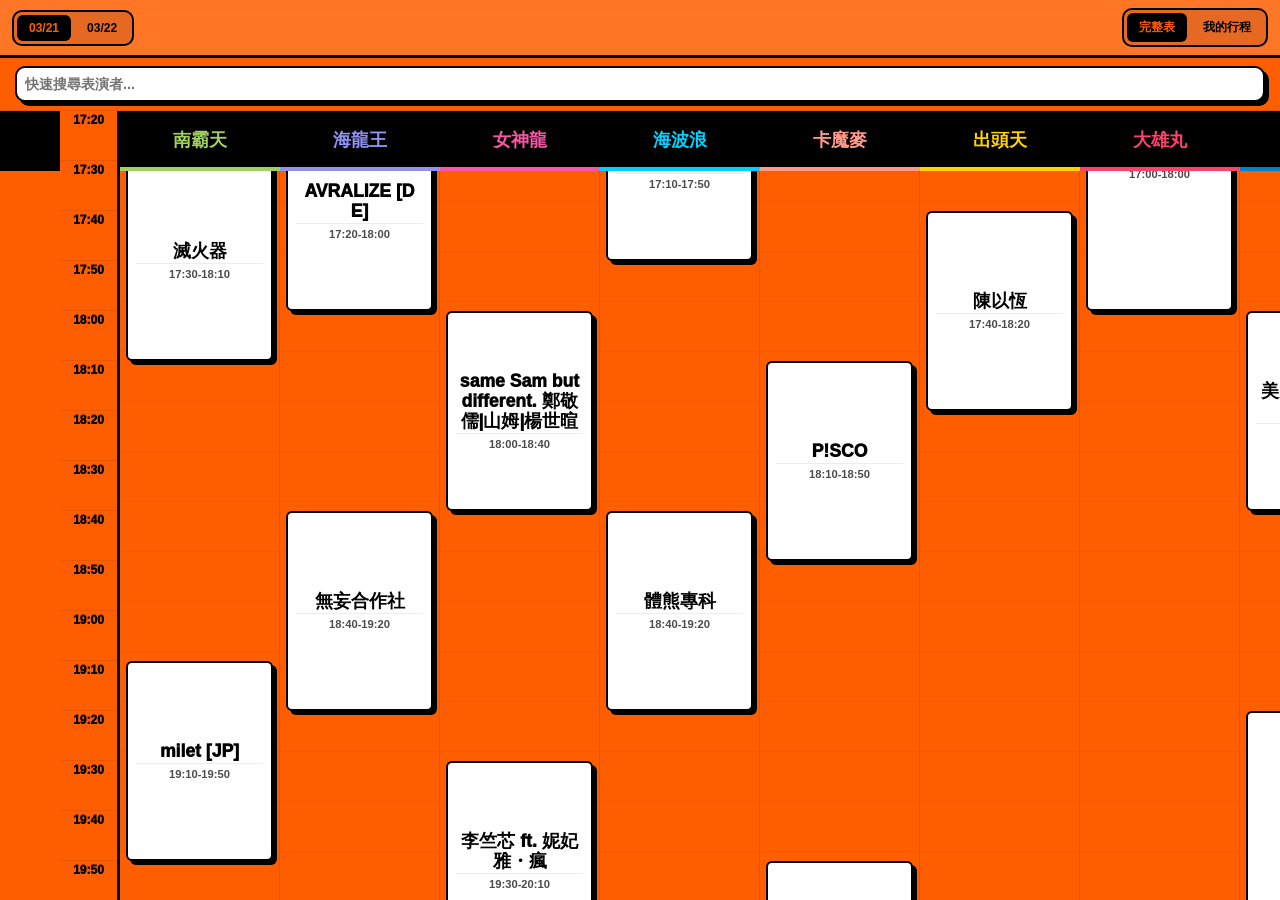
<file: megaport.html>
<!DOCTYPE html>
<html lang="zh-TW">

<head>
    <meta charset="UTF-8">
    <meta name="viewport"
        content="width=device-width, initial-scale=1.0, maximum-scale=1.0, user-scalable=no, viewport-fit=cover">
    <title>MEGAPORT 2026</title>
    <style>
        :root {
            --megaport-orange: #ff5e00;
            --megaport-orange-light: #ff7e33;
            --bg-color: var(--megaport-orange);
            --header-h: 60px;
            --cell-h: 50px;
            --stage-w: 160px;
            --time-w: 60px;

            --c-南霸天: #a2cf62;
            --c-海龍王: #9193f2;
            --c-女神龍: #f857a6;
            --c-海波浪: #00d2ff;
            --c-卡魔麥: #ff9a8b;
            --c-出頭天: #ffd200;
            --c-大雄丸: #ff416c;
            --c-藍寶石: #0082c8;
            --c-青春夢: #ffcc99;
            --c-小港祭: #8d6e63;
        }

        * {
            box-sizing: border-box;
            -webkit-tap-highlight-color: transparent;
            font-family: -apple-system, "PingFang TC", "Microsoft JhengHei", sans-serif;
        }

        body {
            margin: 0;
            background: var(--bg-color);
            color: #000;
            height: 100vh;
            display: flex;
            flex-direction: column;
            overflow: hidden;
            /* 防止 notch 區域背景色落差 */
            padding-top: env(safe-area-inset-top);
        }

        header {
            padding: 8px 12px;
            background: rgba(255, 255, 255, 0.15);
            backdrop-filter: blur(25px);
            -webkit-backdrop-filter: blur(25px);
            display: flex;
            justify-content: space-between;
            align-items: center;
            border-bottom: 3px solid #000;
            z-index: 100;
        }

        .tabs {
            display: flex;
            gap: 4px;
            background: rgba(0, 0, 0, 0.1);
            padding: 3px;
            border-radius: 10px;
            border: 2px solid #000;
        }

        .tab {
            background: transparent;
            border: none;
            padding: 6px 12px;
            color: #000;
            border-radius: 6px;
            font-weight: 900;
            font-size: 0.75rem;
            cursor: pointer;
            transition: all 0.2s;
        }

        .tab.active {
            background: #000;
            color: var(--megaport-orange);
        }

        .search-area {
            padding: 8px 15px;
            display: flex;
            gap: 10px;
            border-bottom: 1px solid rgba(0, 0, 0, 0.1);
        }

        #search {
            flex: 1;
            background: #fff;
            border: 2.5px solid #000;
            border-radius: 10px;
            padding: 8px;
            font-size: 0.9rem;
            font-weight: 800;
            outline: none;
            box-shadow: 4px 4px 0px #000;
        }

        /* Timetable Grid */
        .viewport {
            flex: 1;
            overflow: auto;
            position: relative;
            scroll-behavior: smooth;
            -webkit-overflow-scrolling: touch;
        }

        .grid {
            display: flex;
            position: relative;
            width: max-content;
            padding-bottom: 150px;
            /* 留給 FAB */
        }

        .grid.fav-mode {
            width: 100%;
            min-width: 100vw;
        }

        .time-col {
            width: var(--time-w);
            position: sticky;
            left: 0;
            background: var(--megaport-orange);
            z-index: 40;
            border-right: 3px solid #000;
        }

        .time-cell {
            height: var(--cell-h);
            font-size: 0.75rem;
            color: #000;
            font-weight: 950;
            display: flex;
            align-items: flex-start;
            justify-content: center;
            padding-top: 2px;
            border-bottom: 1px solid rgba(0, 0, 0, 0.08);
        }

        .time-corner {
            position: sticky;
            top: 0;
            left: 0;
            width: var(--time-w);
            height: var(--header-h);
            background: #000;
            z-index: 60;
            border-right: 3px solid #000;
            border-bottom: 3px solid #000;
        }

        .stage-col {
            width: var(--stage-w);
            position: relative;
            border-right: 1px solid rgba(0, 0, 0, 0.1);
            background-image: linear-gradient(rgba(0, 0, 0, 0.05) 1px, transparent 1px);
            background-size: 100% var(--cell-h);
        }

        .grid.fav-mode .stage-col {
            flex: 1;
            min-width: 0;
            border-right: none;
        }

        .stage-header {
            position: sticky;
            top: 0;
            width: var(--stage-w);
            height: var(--header-h);
            background: #000;
            color: var(--st-c);
            z-index: 50;
            display: flex;
            align-items: center;
            justify-content: center;
            font-size: 1.15rem;
            font-weight: 950;
            border-bottom: 4px solid var(--st-c);
        }

        .grid.fav-mode .stage-header {
            width: 100%;
            border-bottom-color: #fff;
        }

        /* Slots */
        .slot {
            position: absolute;
            left: 6px;
            right: 6px;
            background: #fff;
            border: 2.5px solid #000;
            border-radius: 6px;
            padding: 8px;
            font-size: 1.1rem;
            font-weight: 950;
            display: flex;
            flex-direction: column;
            justify-content: center;
            align-items: center;
            text-align: center;
            line-height: 1.15;
            z-index: 20;
            box-shadow: 4px 4px 0px #000;
            transition: all 0.2s cubic-bezier(0.175, 0.885, 0.32, 1.275);
            overflow: hidden;
            word-break: break-all;
        }

        .slot.selected {
            background: #000;
            color: #fff;
            transform: scale(1.03);
            z-index: 35;
            box-shadow: 0 8px 20px rgba(0, 0, 0, 0.4);
            border-color: #fff;
        }

        .grid.fav-mode .slot.selected {
            background: #fff !important;
            color: #000 !important;
            transform: scale(1);
            border-color: #000;
            box-shadow: 4px 4px 0px #000;
        }

        .slot.past {
            opacity: 0.3;
            filter: grayscale(1);
            background: #ddd;
            box-shadow: 2px 2px 0px rgba(0, 0, 0, 0.2);
        }

        .slot.ongoing {
            background: #000;
            color: #fff;
            border-color: #fff;
            box-shadow: 0 0 15px #fff, 8px 8px 0px #000;
            z-index: 38;
            /* 確保在現在時間線之上或靠近 */
        }

        .slot.ongoing::before {
            content: "NOW";
            position: absolute;
            top: -12px;
            right: 5px;
            font-size: 0.55rem;
            background: #f00;
            color: #fff;
            padding: 2px 5px;
            border-radius: 4px;
            animation: blink 1s infinite;
            font-weight: 950;
            border: 1px solid #000;
        }

        @keyframes blink {

            0%,
            100% {
                opacity: 1;
            }

            50% {
                opacity: 0.3;
            }
        }

        /* 剛好重疊修正樣式 */
        .grid.fav-mode .slot.selected .t {
            border-top-color: rgba(0, 0, 0, 0.1);
        }

        .slot .a {
            display: block;
            margin-bottom: 2px;
        }

        .slot .s-name {
            font-size: 0.85rem;
            font-weight: 900;
            color: var(--st-c);
            text-transform: uppercase;
            margin-bottom: 6px;
            border: 2px solid var(--st-c);
            padding: 2px 6px;
            border-radius: 4px;
            background: rgba(0, 0, 0, 0.05);
        }

        .slot .t {
            font-size: 0.7rem;
            font-weight: 800;
            opacity: 0.7;
            border-top: 1.5px solid rgba(0, 0, 0, 0.1);
            padding-top: 4px;
            width: 100%;
        }

        .slot.selected .t,
        .slot.ongoing .t {
            border-top-color: rgba(255, 255, 255, 0.3);
        }

        /* 現在時間紅線 */
        #now-line {
            position: absolute;
            left: 0;
            right: 0;
            height: 3px;
            background: #ff0000;
            z-index: 39;
            pointer-events: none;
            display: none;
            box-shadow: 0 0 10px rgba(255, 0, 0, 0.8);
        }

        #now-line::after {
            content: "NOW";
            position: absolute;
            left: var(--time-w);
            top: -10px;
            background: #f00;
            color: #fff;
            font-size: 0.6rem;
            font-weight: 950;
            padding: 2px 6px;
            border-radius: 4px;
        }

        /* Floating Scroll to Now Button */
        #jump-now {
            position: fixed;
            right: 20px;
            bottom: 90px;
            width: 50px;
            height: 50px;
            background: #000;
            color: #fff;
            border-radius: 25px;
            display: none;
            align-items: center;
            justify-content: center;
            font-size: 1.2rem;
            font-weight: 950;
            box-shadow: 0 5px 15px rgba(0, 0, 0, 0.4);
            z-index: 140;
            cursor: pointer;
            border: 2px solid #fff;
        }
    </style>
</head>

<body>

    <header>
        <div class="tabs" id="day-tabs">
            <button class="tab active" onclick="setDay('21')">03/21</button>
            <button class="tab" onclick="setDay('22')">03/22</button>
        </div>
        <div class="tabs" id="view-tabs">
            <button class="tab active" onclick="setView('grid')">完整表</button>
            <button class="tab" onclick="setView('fav')">我的行程</button>
        </div>
    </header>

    <div class="search-area" id="search-box">
        <input type="text" id="search" placeholder="快速搜尋表演者..." oninput="render()">
    </div>

    <div class="viewport" id="vp">
        <div class="grid" id="main-grid">
            <div id="now-line"></div>
            <div class="time-corner"></div>
            <div class="time-col" id="times"></div>
            <div id="stages-wrap" style="display: flex; flex: 1;"></div>
        </div>
    </div>

    <div id="jump-now" onclick="scrollToNow()">⚡</div>


    <script>
        const STAGE_ORDER = ["南霸天", "海龍王", "女神龍", "海波浪", "卡魔麥", "出頭天", "大雄丸", "藍寶石", "青春夢", "小港祭"];
        const COLORS = { "南霸天": "#a2cf62", "海龍王": "#9193f2", "女神龍": "#f857a6", "海波浪": "#00d2ff", "卡魔麥": "#ff9a8b", "出頭天": "#ffd200", "大雄丸": "#ff416c", "藍寶石": "#0082c8", "青春夢": "#ffcc99", "小港祭": "#8d6e63" };

        const START_HOUR = 12;
        const START_MIN = 30;
        const END_HOUR = 22;
        const startOffsetMin = START_HOUR * 60 + START_MIN;
        const endOffsetMin = END_HOUR * 60;

        const CELL_H = 50;
        const HEADER_H = 60;

        function minToTime(m) {
            return Math.floor(m / 60) + ":" + (m % 60).toString().padStart(2, '0');
        }
        function timeToMin(t) {
            const [h, m] = t.split(':').map(Number);
            return h * 60 + m;
        }

        const DATA = {
            "21": [
                { s: "南霸天", a: "椅子樂團", t: "12:30-13:10" }, { s: "南霸天", a: "The Birthday [JP]", t: "14:10-14:50" }, { s: "南霸天", a: "Aooo [JP]", t: "15:50-16:30" }, { s: "南霸天", a: "滅火器", t: "17:30-18:10" }, { s: "南霸天", a: "milet [JP]", t: "19:10-19:50" }, { s: "南霸天", a: "血肉果汁機 ft. 陳亞蘭", t: "21:10-21:50" },
                { s: "海龍王", a: "NEE [JP]", t: "13:10-13:50" }, { s: "海龍王", a: "jo0ji [JP]", t: "14:40-15:20" }, { s: "海龍王", a: "黑狼人肉戰車那卡西", t: "16:00-16:40" }, { s: "海龍王", a: "AVRALIZE [DE]", t: "17:20-18:00" }, { s: "海龍王", a: "無妄合作社", t: "18:40-19:20" }, { s: "海龍王", a: "Käärijä [FI]", t: "20:10-21:00" },
                { s: "女神龍", a: "海豚刑警", t: "12:30-13:10" }, { s: "女神龍", a: "漂流出口", t: "13:50-14:30" }, { s: "女神龍", a: "南瓜妮歌迷俱樂部", t: "15:10-15:50" }, { s: "女神龍", a: "the band apart [JP]", t: "16:40-17:20" }, { s: "女神龍", a: "same Sam but different. 鄭敬儒|山姆|楊世暄", t: "18:00-18:40" }, { s: "女神龍", a: "李竺芯 ft. 妮妃雅・瘋", t: "19:30-20:10" }, { s: "女神龍", a: "謝金燕", t: "21:00-21:40" },
                { s: "海波浪", a: "倒車入庫", t: "13:10-13:50" }, { s: "海波浪", a: "DSPS", t: "14:30-15:10" }, { s: "海波浪", a: "Yokkorio", t: "15:50-16:30" }, { s: "海波浪", a: "Mong Tong x XTRUX", t: "17:10-17:50" }, { s: "海波浪", a: "體熊專科", t: "18:40-19:20" }, { s: "海波浪", a: "宅邦戰隊", t: "20:10-21:40" },
                { s: "卡魔麥", a: "COLD DEW", t: "13:10-13:50" }, { s: "卡魔麥", a: "Yappy", t: "14:50-15:30" }, { s: "卡魔麥", a: "馬克", t: "16:30-17:10" }, { s: "卡魔麥", a: "P!SCO", t: "18:10-18:50" }, { s: "卡魔麥", a: "Manic Sheep", t: "19:50-20:30" },
                { s: "出頭天", a: "MoonD'shake", t: "13:40-14:10" }, { s: "出頭天", a: "LAWA ft. Angie 安吉", t: "15:00-15:40" }, { s: "出頭天", a: "憂憂 ft. 奕碩", t: "16:20-17:00" }, { s: "出頭天", a: "陳以恆", t: "17:40-18:20" },
                { s: "大雄丸", a: "何勁旻 陳冠哼", t: "13:00-14:00" }, { s: "大雄丸", a: "光頭火鳥 光頭美麗 光頭珞亦", t: "15:00-16:00" }, { s: "大雄丸", a: "曾國宏 許正泰", t: "17:00-18:00" },
                { s: "藍寶石", a: "黃雨晴", t: "14:00-14:40" }, { s: "藍寶石", a: "昭霖 & 甜吻吻", t: "15:20-16:00" }, { s: "藍寶石", a: "BBFFMF", t: "16:40-17:20" }, { s: "藍寶石", a: "美麗本人 ft. 異鄉人", t: "18:00-18:40" }, { s: "藍寶石", a: "大象體操紀錄片", t: "19:20-21:20" },
                { s: "青春夢", a: "共振效應", t: "13:20-14:00" }, { s: "青春夢", a: "帕崎拉", t: "14:40-15:20" }, { s: "青春夢", a: "MOTIF HIVE", t: "16:00-16:40" }, { s: "青春夢", a: "震樂堂", t: "17:20-18:00" }, { s: "青春夢", a: "庵心自在所", t: "18:40-19:20" },
                { s: "小港祭", a: "DJ N.OERS", t: "15:00-16:10" }, { s: "小港祭", a: "DJ GAN3DA", t: "16:10-17:20" }, { s: "小港祭", a: "DJ GTER", t: "17:20-18:40" }, { s: "小港祭", a: "DJ YU", t: "18:40-19:50" }, { s: "小港祭", a: "DJ DINDIN", t: "19:50-21:00" }
            ],
            "22": [
                { s: "南霸天", a: "結束バンド [JP]", t: "12:30-13:10" }, { s: "南霸天", a: "芒果醬", t: "14:10-14:50" }, { s: "南霸天", a: "康士坦的變化球", t: "15:50-16:30" }, { s: "南霸天", a: "怕胖團 ft. 陽帆", t: "17:30-18:10" }, { s: "南霸天", a: "拍謝少年 ft. AYUNi D", t: "19:10-19:50" }, { s: "南霸天", a: "落日飛車", t: "21:10-21:50" },
                { s: "海龍王", a: "EmptyORio", t: "13:20-14:00" }, { s: "海龍王", a: "ゲシュタルト乙女 ft. yurinasia", t: "14:40-15:20" }, { s: "海龍王", a: "隨性 ft. 婷文", t: "16:00-16:40" }, { s: "海龍王", a: "NOVELISTS [FR]", t: "17:20-18:00" }, { s: "海龍王", a: "巨大的轟鳴", t: "18:40-19:20" }, { s: "海龍王", a: "Hiromi's Sonicwonder [JP・US・FR]", t: "20:10-21:10" },
                { s: "女神龍", a: "HUSH", t: "12:40-13:20" }, { s: "女神龍", a: "TOOBOE [JP]", t: "14:00-14:40" }, { s: "女神龍", a: "Gummy B x 陳嫺靜", t: "15:20-16:00" }, { s: "女神龍", a: "當代電影大師", t: "16:40-17:20" }, { s: "女神龍", a: "鄭宜農", t: "18:00-18:40" }, { s: "女神龍", a: "BAND-MAID [JP]", t: "19:30-20:10" }, { s: "女神龍", a: "AiNA THE END [JP]", t: "21:00-21:40" },
                { s: "海波浪", a: "黃宇寒", t: "13:10-13:50" }, { s: "海波浪", a: "KINAKO & 東京中央線", t: "14:30-15:10" }, { s: "海波浪", a: "多米多羅 ft. 可凡", t: "15:50-16:30" }, { s: "海波浪", a: "FunkyMo ft. 小尾巴", t: "17:10-17:50" }, { s: "海波浪", a: "粉紅噪音", t: "18:30-19:10" }, { s: "海波浪", a: "派對超人 羅百吉 ft. 寶貝", t: "20:10-21:40" },
                { s: "卡魔麥", a: "TSS [FR]", t: "13:10-13:50" }, { s: "卡魔麥", a: "恆月三途", t: "14:50-15:30" }, { s: "卡魔麥", a: "五月五日 [KR]", t: "16:30-17:10" }, { s: "卡魔麥", a: "Infernal Chaos", t: "18:10-18:50" }, { s: "卡魔麥", a: "忘憂水", t: "19:50-20:30" },
                { s: "出頭天", a: "畫室", t: "13:40-14:20" }, { s: "出頭天", a: "薄荷葉 ft. JB", t: "15:00-15:40" }, { s: "出頭天", a: "馬尾 ft. 立長", t: "16:20-17:00" }, { s: "出頭天", a: "洪安妮", t: "17:40-18:20" },
                { s: "大雄丸", a: "呱吉|迪拉|李毅誠", t: "13:00-14:00" }, { s: "大雄丸", a: "柯家洋 阿舌", t: "15:00-16:00" }, { s: "大雄丸", a: "小堯|阿賢", t: "17:00-18:00" },
                { s: "藍寶石", a: "LEIGHT NINE", t: "14:00-14:40" }, { s: "藍寶石", a: "破地獄", t: "15:20-16:00" }, { s: "藍寶石", a: "喜劇開港", t: "16:40-17:20" }, { s: "藍寶石", a: "Plutato", t: "18:00-18:40" },
                { s: "青春夢", a: "打倒三明治", t: "13:20-14:00" }, { s: "青春夢", a: "壓滿俱樂部", t: "14:40-15:20" }, { s: "青春夢", a: "沈默紳士", t: "16:00-16:40" }, { s: "青春夢", a: "debloop", t: "17:20-18:00" }, { s: "青春夢", a: "貓膽汁", t: "18:40-19:20" },
                { s: "小港祭", a: "DJ QuestionMark", t: "15:00-16:20" }, { s: "小港祭", a: "DCIV + Lazy Habits", t: "16:20-17:00" }, { s: "小港祭", a: "Flowstrong + Dac", t: "17:00-17:40" }, { s: "小港祭", a: "BRADD + 阿法", t: "17:40-18:20" }, { s: "小港祭", a: "That's My Shhh", t: "18:20-19:40" }, { s: "小港祭", a: "DJ 賴皮", t: "19:40-21:00" }
            ]
        };

        let day = '21';
        let viewMode = 'grid';
        let favs = JSON.parse(localStorage.getItem('megaport2026_favs_vFinal') || '[]');

        function setDay(d) {
            day = d;
            const btns = document.querySelectorAll('#day-tabs .tab');
            btns[0].classList.toggle('active', d === '21');
            btns[1].classList.toggle('active', d === '22');
            render();
            syncNowIndicator();
        }

        function setView(v) {
            viewMode = v;
            const btns = document.querySelectorAll('#view-tabs .tab');
            btns[0].classList.toggle('active', v === 'grid');
            btns[1].classList.toggle('active', v === 'fav');
            document.getElementById('search-box').style.display = (v === 'fav') ? 'none' : 'flex';
            render();
            syncNowIndicator();
        }

        function render() {
            const search = document.getElementById('search').value.toLowerCase();
            const stageWrap = document.getElementById('stages-wrap');
            const timeCol = document.getElementById('times');
            const mainGrid = document.getElementById('main-grid');

            const now = new Date();
            const nowMin = now.getHours() * 60 + now.getMinutes();
            const festivalDate21 = new Date("2026-03-21T00:00:00").toDateString();
            const festivalDate22 = new Date("2026-03-22T00:00:00").toDateString();
            const isTodayFest = (day === '21' && now.toDateString() === festivalDate21) || (day === '22' && now.toDateString() === festivalDate22);

            let timeHtml = `<div style="height: ${HEADER_H}px;"></div>`;
            for (let m = startOffsetMin; m <= endOffsetMin; m += 10) {
                timeHtml += `<div class="time-cell">${minToTime(m)}</div>`;
            }
            timeCol.innerHTML = timeHtml;

            if (viewMode === 'fav') {
                mainGrid.classList.add('fav-mode');
                stageWrap.innerHTML = `<div class="stage-col" id="col-fav"><div class="stage-header" style="--st-c:#fff">我的行程 (03/${day})</div></div>`;

                const myShows = DATA[day].filter(p => favs.includes(p.a));
                myShows.sort((a, b) => timeToMin(a.t.split('-')[0]) - timeToMin(b.t.split('-')[0]));

                const lanes = [];
                myShows.forEach(p => {
                    const start = timeToMin(p.t.split('-')[0]);
                    const end = timeToMin(p.t.split('-')[1]);
                    let laneIndex = lanes.findIndex(lane => lane.every(other => {
                        const [oStart, oEnd] = other.t.split('-').map(timeToMin);
                        return end <= oStart || start >= oEnd;
                    }));
                    if (laneIndex === -1) lanes.push([p]);
                    else lanes[laneIndex].push(p);
                });

                const laneCount = lanes.length;
                lanes.forEach((lane, lIdx) => {
                    lane.forEach(p => {
                        const [sT, eT] = p.t.split('-');
                        const sM = timeToMin(sT);
                        const eM = timeToMin(eT);
                        const top = ((sM - startOffsetMin) / 10) * CELL_H + HEADER_H;
                        const h = ((eM - sM) / 10) * CELL_H;

                        let status = "";
                        if (isTodayFest) {
                            if (nowMin > eM) status = "past";
                            else if (nowMin >= sM) status = "ongoing";
                        }

                        const div = document.createElement('div');
                        div.className = `slot ${status} selected`;
                        const gap = 2;
                        div.style.top = (top + gap) + "px";
                        div.style.height = (h - (gap * 2)) + "px";
                        const laneWidth = 100 / laneCount;
                        div.style.width = `calc(${laneWidth}% - 12px)`;
                        div.style.left = `calc(${(lIdx * laneWidth)}% + 6px)`;
                        div.style.setProperty('--st-c', COLORS[p.s]);
                        div.innerHTML = `<div class="s-name" style="--st-c:${COLORS[p.s]}">${p.s}</div><div class="a">${p.a}</div><div class="t">${p.t}</div>`;
                        div.style.cursor = 'default';
                        document.getElementById('col-fav').appendChild(div);
                    });
                });
            } else {
                mainGrid.classList.remove('fav-mode');
                stageWrap.innerHTML = STAGE_ORDER.map(s => `
                    <div class="stage-col" id="col-${s}">
                        <div class="stage-header" style="--st-c:${COLORS[s]}">${s}</div>
                    </div>
                `).join('');

                DATA[day].forEach(p => {
                    if (search && !p.a.toLowerCase().includes(search) && !p.s.toLowerCase().includes(search)) return;
                    const [sT, eT] = p.t.split('-');
                    const sM = timeToMin(sT);
                    const eM = timeToMin(eT);
                    const top = ((sM - startOffsetMin) / 10) * CELL_H + HEADER_H;
                    const h = ((eM - sM) / 10) * CELL_H;

                    let status = "";
                    if (isTodayFest) {
                        if (nowMin > eM) status = "past";
                        else if (nowMin >= sM) status = "ongoing";
                    }

                    const div = document.createElement('div');
                    div.className = `slot ${status} ${favs.includes(p.a) ? 'selected' : ''}`;
                    div.style.top = top + "px";
                    div.style.height = h + "px";
                    div.style.setProperty('--st-c', COLORS[p.s]);
                    div.innerHTML = `<div class="a">${p.a}</div><div class="t">${p.t}</div>`;
                    div.onclick = () => toggleFav(p.a);
                    const col = document.getElementById('col-' + p.s);
                    if (col) col.appendChild(div);
                });
            }
        }

        // --- 手機優化邏輯 ---

        function syncNowIndicator() {
            const line = document.getElementById('now-line');
            const fab = document.getElementById('jump-now');
            const now = new Date();
            const nowMin = now.getHours() * 60 + now.getMinutes();

            const festivalDate21 = new Date("2026-03-21T00:00:00").toDateString();
            const festivalDate22 = new Date("2026-03-22T00:00:00").toDateString();
            const isTodayFest = (day === '21' && now.toDateString() === festivalDate21) || (day === '22' && now.toDateString() === festivalDate22);

            // 只有在當前選取的日期是當天，且時間在活動範圍內時顯示紅線
            if (isTodayFest && nowMin >= startOffsetMin && nowMin <= endOffsetMin) {
                const top = ((nowMin - startOffsetMin) / 10) * CELL_H + HEADER_H;
                line.style.top = top + "px";
                line.style.display = "block";
                fab.style.display = "flex";
            } else {
                line.style.display = "none";
                fab.style.display = "none";
            }
        }

        function scrollToNow() {
            const now = new Date();
            const nowMin = now.getHours() * 60 + now.getMinutes();
            if (nowMin >= startOffsetMin && nowMin <= endOffsetMin) {
                const top = ((nowMin - startOffsetMin) / 10) * CELL_H + HEADER_H;
                // 到螢幕中間
                document.getElementById('vp').scrollTo({ top: top - window.innerHeight / 2 + 100, behavior: 'smooth' });
            }
        }

        function autoScrollOnLoad() {
            const now = new Date();
            const nowMin = now.getHours() * 60 + now.getMinutes();
            // 先嘗試捲動到第一個正在進行的表演，如果沒有才捲動到目前時間
            if (nowMin >= startOffsetMin && nowMin <= endOffsetMin) {
                setTimeout(scrollToNow, 500);
            }
        }

        function toggleFav(artist) {
            const idx = favs.indexOf(artist);
            if (idx > -1) favs.splice(idx, 1);
            else favs.push(artist);
            localStorage.setItem('megaport2026_favs_vFinal', JSON.stringify(favs));
            render();
        }

        // 初始化
        setDay('21');
        autoScrollOnLoad();
        setInterval(render, 30000);
        setInterval(syncNowIndicator, 60000);
        syncNowIndicator();
    </script>
</body>

</html>
</file>
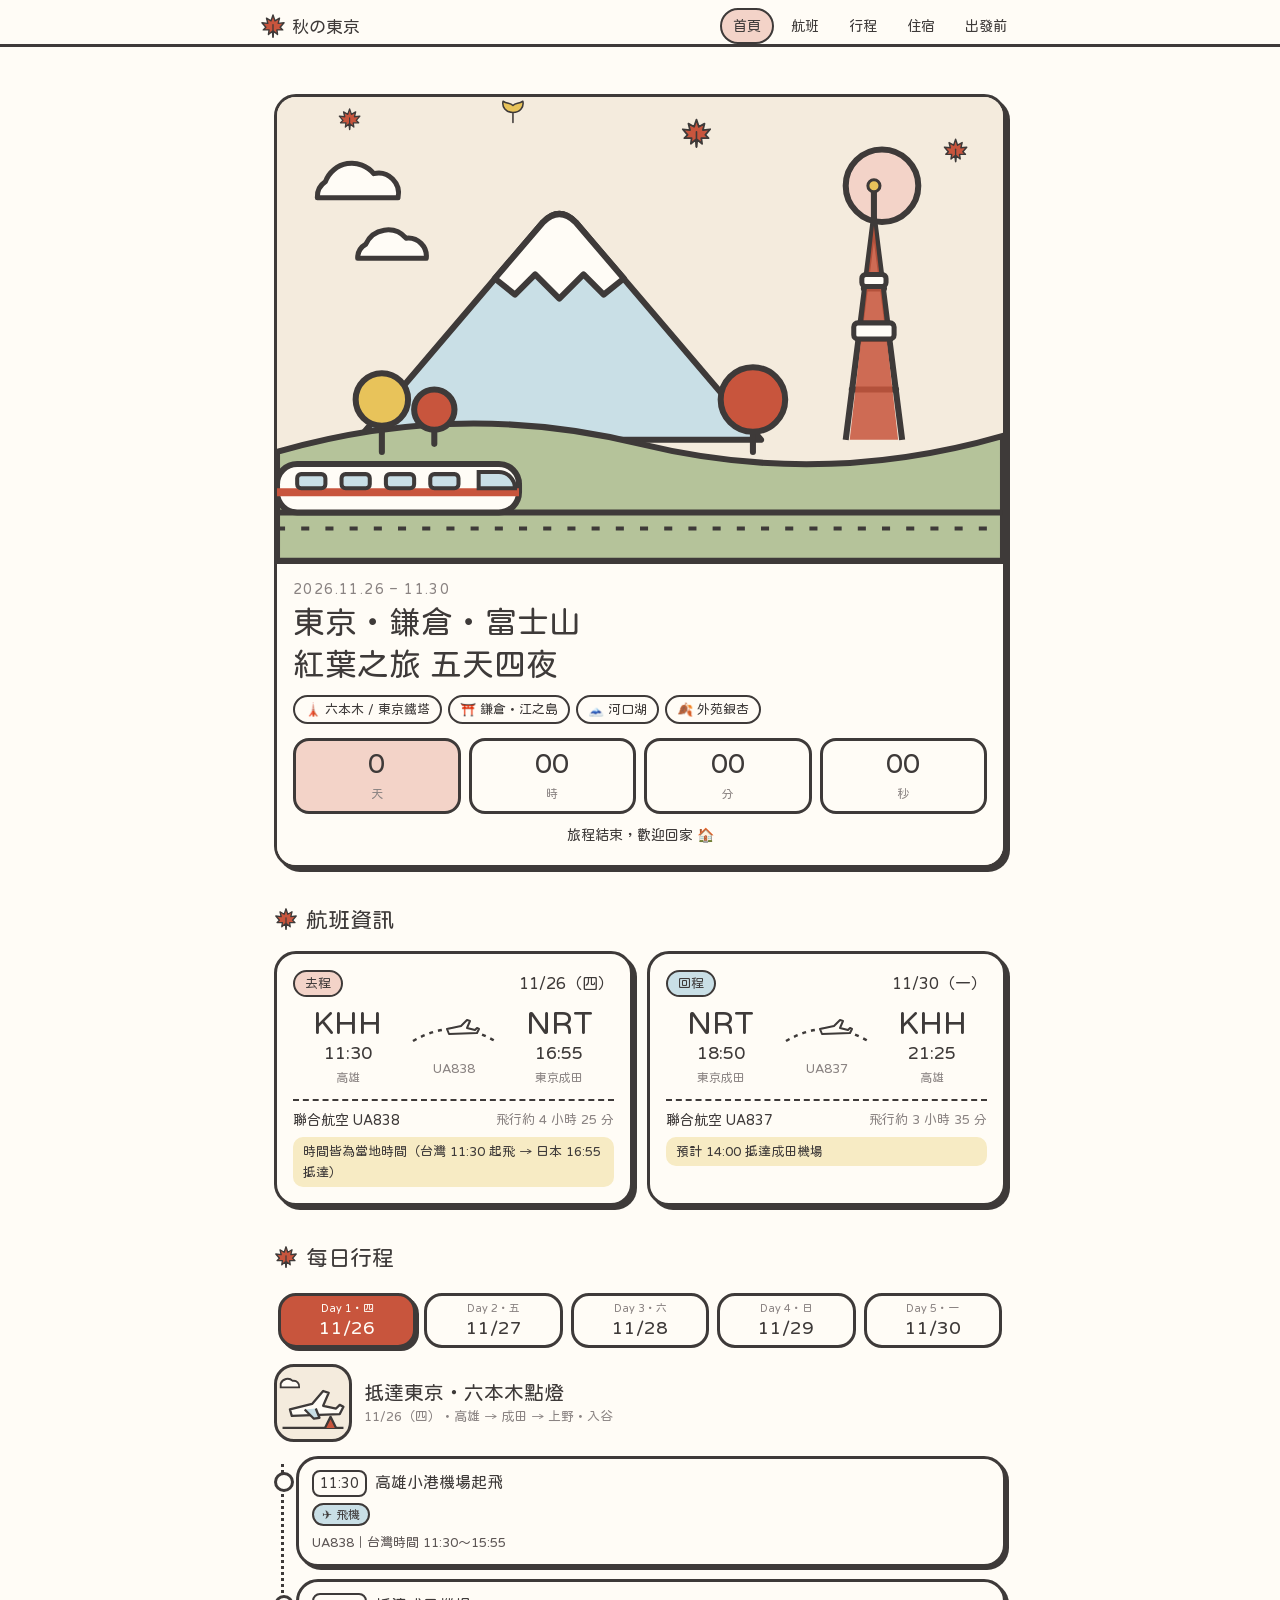
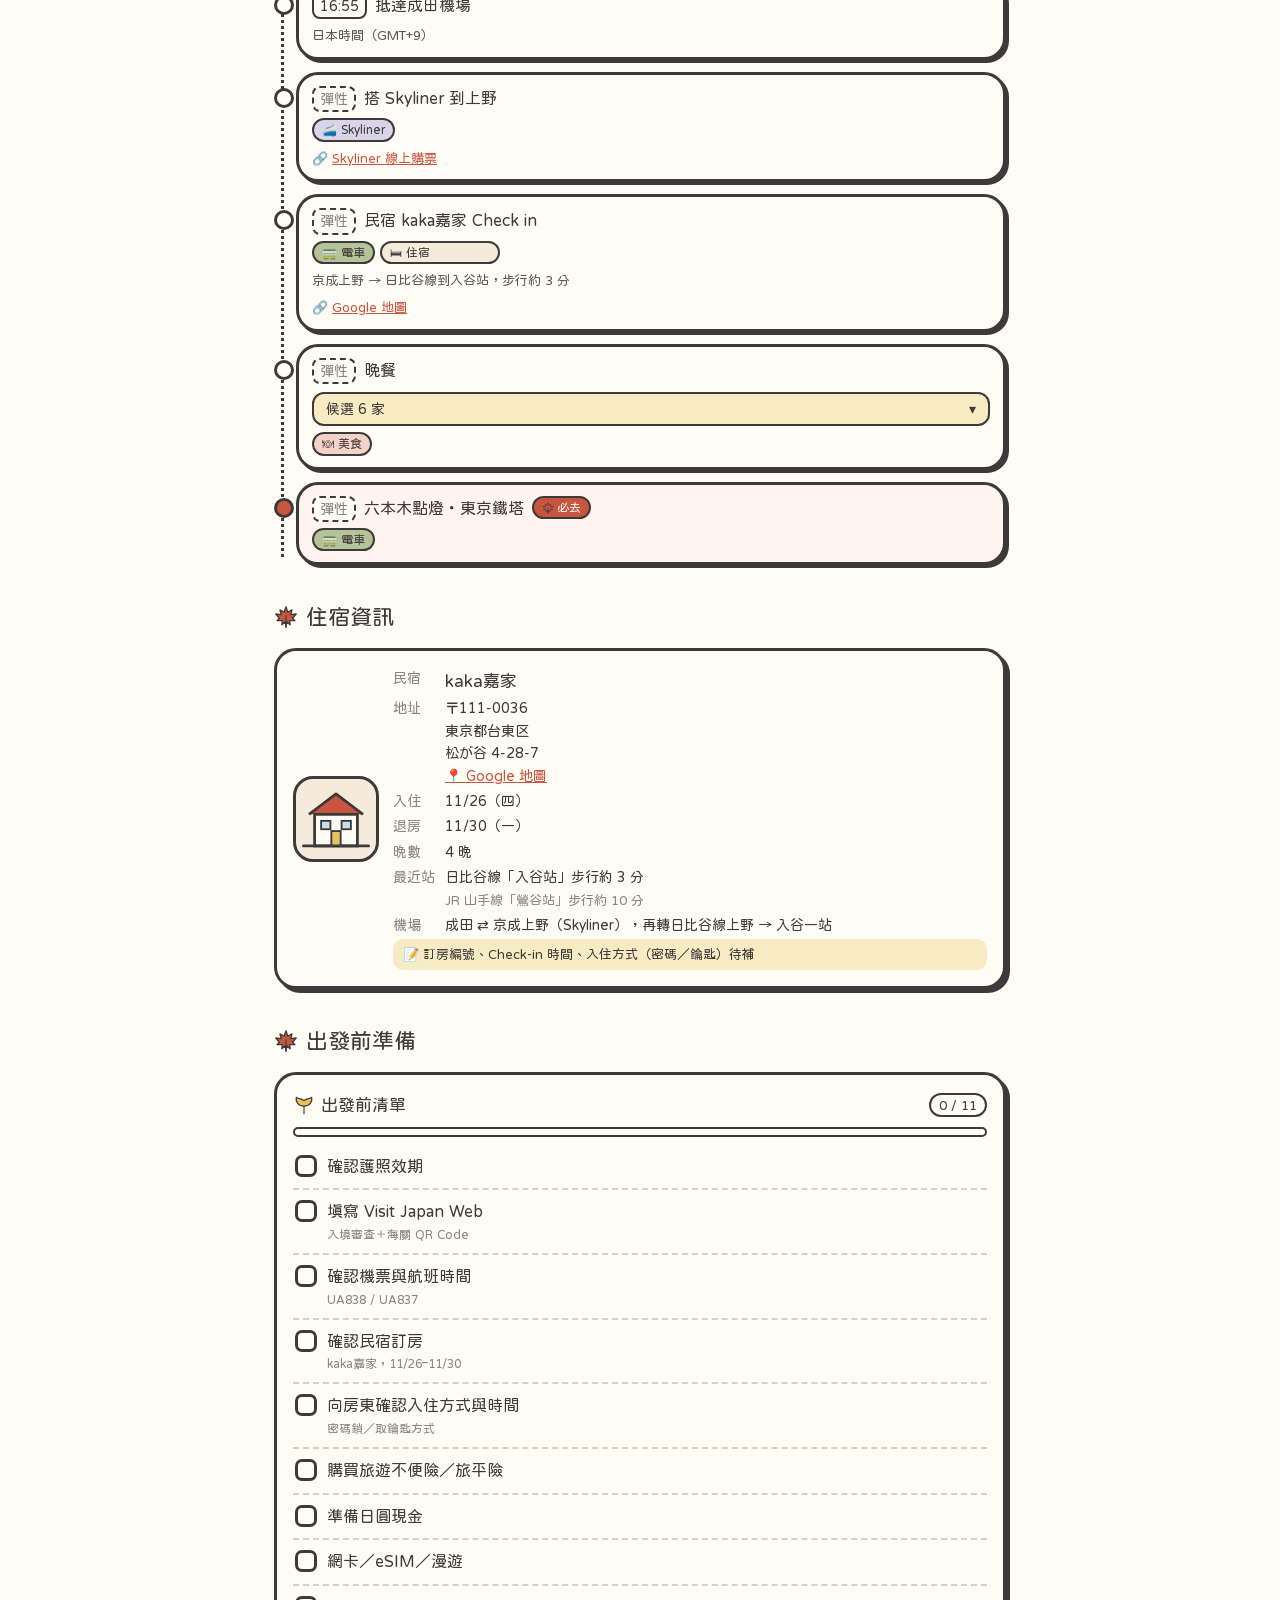
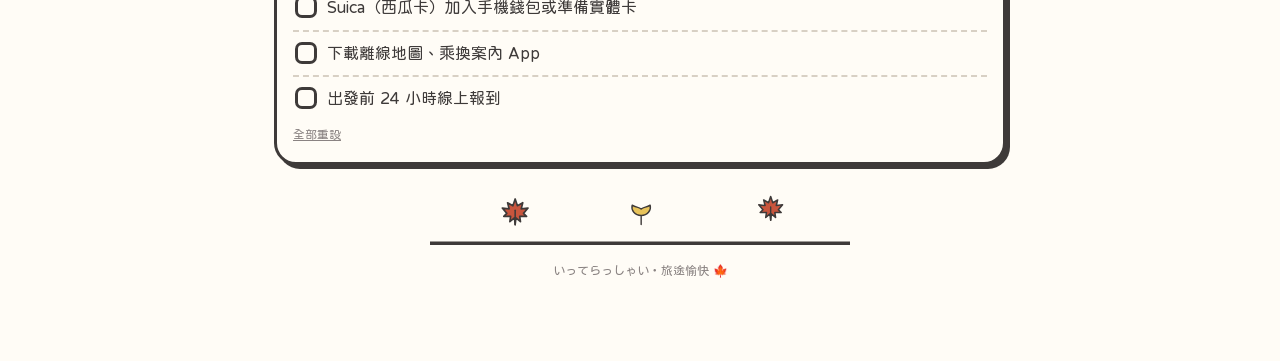
<file: tokyo-trip.html>
<!DOCTYPE html>
<html lang="zh-Hant">
<head>
<meta charset="UTF-8">
<meta name="viewport" content="width=device-width, initial-scale=1, viewport-fit=cover">
<title>東京・鎌倉・富士山　秋の旅 2026</title>
<link rel="icon" type="image/svg+xml" href="data:image/svg+xml,%3Csvg%20xmlns%3D%22http%3A//www.w3.org/2000/svg%22%20viewBox%3D%220%200%2064%2064%22%3E%3Crect%20x%3D%223%22%20y%3D%223%22%20width%3D%2258%22%20height%3D%2258%22%20rx%3D%2216%22%20fill%3D%22%23FFFCF6%22%20stroke%3D%22%233E3A39%22%20stroke-width%3D%224%22/%3E%3Cpath%20d%3D%22M32%209%20L36%2021%20L45%2016%20L42%2027%20L54%2026%20L46%2035%20L51%2040%20L39%2040%20L40%2050%20L33%2043%20L32%2055%20L31%2043%20L24%2050%20L25%2040%20L13%2040%20L18%2035%20L10%2026%20L22%2027%20L19%2016%20L28%2021%20Z%22%20fill%3D%22%23C8553D%22%20stroke%3D%22%233E3A39%22%20stroke-width%3D%223%22%20stroke-linejoin%3D%22round%22/%3E%3Cpath%20d%3D%22M32%2055%20V30%22%20stroke%3D%22%233E3A39%22%20stroke-width%3D%223%22%20stroke-linecap%3D%22round%22/%3E%3C/svg%3E%0A">
<link rel="apple-touch-icon" href="[data-uri]">
<meta name="theme-color" content="#FFFCF6">
<link rel="preconnect" href="https://fonts.googleapis.com">
<link rel="preconnect" href="https://fonts.gstatic.com" crossorigin>
<link href="https://fonts.googleapis.com/css2?family=Huninn&display=swap" rel="stylesheet">
<style>
:root{
  --paper:#FFFCF6;
  --ink:#3E3A39;
  --maple:#C8553D;      /* 楓紅 */
  --maple-soft:#F3D3C8;
  --ginkgo:#E8C35A;     /* 銀杏黃 */
  --ginkgo-soft:#F7EBC4;
  --kinari:#F4EBDD;     /* 生成色 */
  --matcha:#B5C39A;
  --sora:#C9DFE6;
  --usuzumi:#8A8382;
  --line:3px solid var(--ink);
  --r:22px;
}
*{box-sizing:border-box;margin:0;padding:0}
html{scroll-behavior:smooth;scroll-padding-top:72px}
body{
  font-family:"Huninn",system-ui,"PingFang TC","Noto Sans TC",sans-serif;
  background:var(--paper);color:var(--ink);line-height:1.6;
  -webkit-font-smoothing:antialiased;
}
a{color:var(--maple)}
button{font-family:inherit;color:inherit;cursor:pointer}

/* ===== 固定選單 ===== */
.nav{
  position:fixed;inset:0 0 auto 0;z-index:50;
  background:var(--paper);border-bottom:var(--line);
  padding:8px 10px env(safe-area-inset-top);
}
.nav-inner{max-width:760px;margin:0 auto;display:flex;align-items:center;gap:8px}
.brand{display:flex;align-items:center;gap:6px;font-size:17px;white-space:nowrap;text-decoration:none;color:var(--ink)}
.brand svg{width:26px;height:26px}
.nav ul{list-style:none;display:flex;gap:4px;overflow-x:auto;scrollbar-width:none;margin-left:auto}
.nav ul::-webkit-scrollbar{display:none}
.nav a.link{
  display:block;padding:5px 11px;border-radius:999px;text-decoration:none;color:var(--ink);
  font-size:14px;white-space:nowrap;border:2px solid transparent;
}
.nav a.link.on{border-color:var(--ink);background:var(--maple-soft)}

main{max-width:760px;margin:0 auto;padding:72px 14px 40px}
section{margin-top:34px}
h2{
  font-size:22px;font-weight:400;display:flex;align-items:center;gap:8px;margin-bottom:14px;
}
h2 .leaf{width:24px;height:24px;flex:none}
.card{
  background:var(--paper);border:var(--line);border-radius:var(--r);padding:16px;
  box-shadow:4px 4px 0 var(--ink);
}
.muted{color:var(--usuzumi);font-size:13px}

/* ===== 首頁 ===== */
.hero{margin-top:10px;padding:0;overflow:hidden;background:var(--kinari)}
.hero svg.scene{display:block;width:100%;height:auto;border-bottom:var(--line)}
.hero-body{padding:16px 16px 18px;background:var(--paper)}
.hero h1{font-size:26px;font-weight:400;line-height:1.3}
.hero h1 small{display:block;font-size:14px;color:var(--usuzumi);margin-bottom:4px;letter-spacing:.1em}
.chips{display:flex;flex-wrap:wrap;gap:6px;margin-top:10px}
.chip{border:2px solid var(--ink);border-radius:999px;padding:2px 10px;font-size:13px;background:var(--paper)}
.countdown{display:grid;grid-template-columns:repeat(4,1fr);gap:8px;margin-top:14px}
.cd{border:var(--line);border-radius:16px;text-align:center;padding:8px 0 6px;background:var(--paper)}
.cd b{display:block;font-size:28px;font-weight:400;line-height:1.1;font-variant-numeric:tabular-nums}
.cd:first-child{background:var(--maple-soft)}
.cd span{font-size:12px;color:var(--usuzumi)}
.cd-msg{margin-top:10px;font-size:14px;text-align:center}

/* ===== 航班 ===== */
.flights{display:grid;gap:14px}
.flight{position:relative;overflow:hidden}
.flight .top{display:flex;justify-content:space-between;align-items:center;margin-bottom:10px}
.badge{border:2px solid var(--ink);border-radius:999px;padding:1px 10px;font-size:13px}
.badge.go{background:var(--maple-soft)}
.badge.back{background:var(--sora)}
.route{display:grid;grid-template-columns:1fr auto 1fr;align-items:center;gap:6px;text-align:center}
.route .code{font-size:32px;line-height:1}
.route .t{font-size:18px}
.route .city{font-size:12px;color:var(--usuzumi)}
.route .mid svg{width:90px;height:36px}
.flight .foot{display:flex;justify-content:space-between;border-top:2px dashed var(--ink);margin-top:12px;padding-top:8px;font-size:14px}
.flight .note{font-size:13px;margin-top:6px;background:var(--ginkgo-soft);border-radius:10px;padding:4px 10px}

/* ===== 每日行程 ===== */
.days{
  display:flex;gap:8px;overflow-x:auto;padding:4px 4px 10px;scrollbar-width:none;
  position:sticky;top:58px;z-index:10;background:var(--paper);
}
.days::-webkit-scrollbar{display:none}
.day-btn{
  flex:1 0 auto;min-width:64px;border:var(--line);border-radius:18px;background:var(--paper);
  padding:6px 8px;text-align:center;line-height:1.25;
}
.day-btn small{display:block;font-size:11px;color:var(--usuzumi)}
.day-btn b{display:block;font-size:19px;font-weight:400}
.day-btn[aria-selected="true"]{background:var(--maple);color:var(--paper);box-shadow:3px 3px 0 var(--ink)}
.day-btn[aria-selected="true"] small{color:var(--paper)}

.day-head{display:flex;gap:12px;align-items:center;margin:6px 0 14px}
.day-head svg{width:78px;height:78px;flex:none;border:var(--line);border-radius:20px;background:var(--kinari)}
.day-head h3{font-size:20px;font-weight:400;line-height:1.3}
.day-head p{font-size:13px;color:var(--usuzumi)}

.timeline{list-style:none;position:relative;padding-left:22px}
.timeline::before{content:"";position:absolute;left:7px;top:8px;bottom:8px;border-left:3px dotted var(--ink)}
.tl{position:relative;margin-bottom:12px}
.tl::before{
  content:"";position:absolute;left:-22px;top:16px;width:14px;height:14px;border-radius:50%;
  background:var(--paper);border:3px solid var(--ink);
}
.tl.must::before{background:var(--maple)}
.tl .card{padding:11px 13px;box-shadow:3px 3px 0 var(--ink)}
.tl.must .card{background:#FFF4EF}
.tl .row{display:flex;align-items:baseline;gap:8px;flex-wrap:wrap}
.tl .time{font-size:14px;border:2px solid var(--ink);border-radius:8px;padding:0 6px;font-variant-numeric:tabular-nums;background:var(--paper)}
.tl .time.free{color:var(--usuzumi);border-style:dashed}
.tl .ttl{font-size:16px}
.must-tag{
  display:inline-flex;align-items:center;gap:3px;background:var(--maple);color:var(--paper);
  border:2px solid var(--ink);border-radius:999px;font-size:12px;padding:0 8px;
}
.must-tag svg{width:12px;height:12px}
.tags{display:flex;gap:5px;flex-wrap:wrap;margin-top:6px}
.tag{font-size:12px;border:2px solid var(--ink);border-radius:999px;padding:0 8px;display:inline-flex;gap:3px;align-items:center}
.tag.plane{background:var(--sora)}
.tag.skyliner{background:#D8D4EA}
.tag.train{background:var(--matcha)}
.tag.enoden{background:#CFE5D3}
.tag.walk{background:var(--ginkgo-soft)}
.tag.bus{background:var(--maple-soft)}
.tag.ltdexp{background:var(--ginkgo)}
.tag.food{background:var(--maple-soft)}
.tag.hotel{background:var(--kinari)}
.tl .note{font-size:13px;color:#5d5655;margin-top:6px}
.tl .note a{word-break:break-all}
.tl .opt{font-size:12px;color:var(--usuzumi);margin-left:2px}
.meal{margin-top:8px}
.meal summary{
  list-style:none;display:flex;justify-content:space-between;align-items:center;cursor:pointer;
  border:2px solid var(--ink);border-radius:12px;padding:4px 12px;font-size:14px;background:var(--ginkgo-soft);
}
.meal summary::-webkit-details-marker{display:none}
.meal .arrow{transition:transform .25s}
.meal[open] .arrow{transform:rotate(180deg)}
.meal[open] .cands{animation:bounceIn .45s cubic-bezier(.3,1.6,.5,1) both}
.area-t{font-size:13px;margin:10px 0 6px;color:var(--usuzumi)}
.cands{display:grid;gap:8px}
.cand{border:2px solid var(--ink);border-radius:14px;padding:8px 10px;background:var(--paper)}
.cand.picked{border:3px solid var(--maple);background:#FFF4EF}
.cand-top{display:flex;justify-content:space-between;align-items:center;gap:8px}
.cand-top b{font-weight:400;font-size:15px}
.pick{border:2px solid var(--ink);border-radius:999px;background:var(--paper);font-size:12px;padding:1px 9px;white-space:nowrap}
.pick[aria-pressed="true"]{background:var(--maple);color:var(--paper)}
.cand-meta{display:flex;gap:4px;flex-wrap:wrap;margin:4px 0 6px}
.mini{font-size:11px;border-radius:999px;padding:0 7px;background:var(--kinari)}
.mini.area{background:var(--sora)}
.mini.note{background:var(--ginkgo-soft)}
.map-btn{
  display:inline-flex;align-items:center;gap:4px;border:2px solid var(--ink);border-radius:999px;
  padding:3px 12px;font-size:13px;text-decoration:none;color:var(--ink);background:var(--paper);min-height:32px;
}
.map-btn:active{transform:translateY(1px)}
.map-btn.solo{margin-top:8px;background:var(--maple-soft)}

.bounce{animation:bounceIn .55s cubic-bezier(.3,1.6,.5,1) both}
.timeline .tl.bounce:nth-child(2){animation-delay:.04s}
.timeline .tl.bounce:nth-child(3){animation-delay:.08s}
.timeline .tl.bounce:nth-child(4){animation-delay:.12s}
.timeline .tl.bounce:nth-child(5){animation-delay:.16s}
.timeline .tl.bounce:nth-child(6){animation-delay:.2s}
.timeline .tl.bounce:nth-child(n+7){animation-delay:.24s}
@keyframes bounceIn{
  0%{opacity:0;transform:translateY(18px) scale(.96)}
  60%{opacity:1;transform:translateY(-5px) scale(1.01)}
  100%{transform:none}
}

/* ===== 住宿 ===== */
.hotel{display:grid;grid-template-columns:86px 1fr;gap:14px;align-items:center}
.hotel svg{width:86px;height:86px;border:var(--line);border-radius:20px;background:var(--kinari)}
.hotel dl{display:grid;grid-template-columns:auto 1fr;gap:3px 10px;font-size:14px}
.hotel dt{color:var(--usuzumi)}
.hotel .todo-hint{grid-column:1/-1;font-size:13px;background:var(--ginkgo-soft);border-radius:10px;padding:5px 10px}

/* ===== 清單 ===== */
.lists{display:grid;gap:14px}
.list-head{display:flex;justify-content:space-between;align-items:center;margin-bottom:8px}
.list-head h3{font-size:17px;font-weight:400;display:flex;align-items:center;gap:6px}
.list-head h3 svg{width:22px;height:22px}
.progress{font-size:13px;border:2px solid var(--ink);border-radius:999px;padding:0 8px;font-variant-numeric:tabular-nums}
.bar{height:10px;border:2px solid var(--ink);border-radius:999px;overflow:hidden;margin-bottom:8px}
.bar i{display:block;height:100%;width:0;background:var(--maple);transition:width .4s}
.checks{list-style:none}
.checks li{border-top:2px dashed #d8d0c4}
.checks li:first-child{border-top:none}
.checks label{display:flex;gap:10px;align-items:flex-start;padding:9px 2px;cursor:pointer}
.checks input{position:absolute;opacity:0;pointer-events:none}
.box{
  flex:none;width:22px;height:22px;border:3px solid var(--ink);border-radius:7px;margin-top:1px;
  display:grid;place-items:center;background:var(--paper);transition:background .2s;
}
.box svg{width:14px;height:14px;opacity:0;transform:scale(.4);transition:.25s cubic-bezier(.3,1.6,.5,1)}
.checks input:checked + .box{background:var(--maple)}
.checks input:checked + .box svg{opacity:1;transform:none}
.checks input:checked ~ .txt{text-decoration:line-through;color:var(--usuzumi)}
.checks input:focus-visible + .box{outline:3px solid var(--ginkgo);outline-offset:2px}
.txt small{display:block;font-size:12px;color:var(--usuzumi)}
.group-t{font-size:13px;color:var(--usuzumi);margin:10px 0 0;padding-left:2px}
.reset{background:none;border:none;font-size:12px;color:var(--usuzumi);text-decoration:underline;margin-top:6px}

footer{text-align:center;font-size:12px;color:var(--usuzumi);padding:20px 0 40px}
footer svg{width:100%;max-width:420px;height:auto;display:block;margin:0 auto 6px}

/* ===== 插圖動畫 ===== */
.float{animation:float 4.5s ease-in-out infinite}
.float.d2{animation-delay:-1.5s}
.float.d3{animation-delay:-3s}
@keyframes float{0%,100%{transform:translateY(0)}50%{transform:translateY(-4px)}}
.sway{transform-box:fill-box;transform-origin:50% 0;animation:sway 3.6s ease-in-out infinite}
@keyframes sway{0%,100%{transform:rotate(-6deg)}50%{transform:rotate(6deg)}}
.fall{transform-box:fill-box;transform-origin:center;animation:fall 9s linear infinite}
.fall.f2{animation-duration:11s;animation-delay:-4s}
.fall.f3{animation-duration:13s;animation-delay:-8s}
.fall.f4{animation-duration:10s;animation-delay:-2s}
@keyframes fall{
  0%{transform:translate(0,-30px) rotate(0);opacity:0}
  10%{opacity:1}
  50%{transform:translate(-18px,80px) rotate(160deg)}
  90%{opacity:1}
  100%{transform:translate(8px,190px) rotate(320deg);opacity:0}
}
.drive{animation:drive 14s linear infinite}
@keyframes drive{0%{transform:translateX(-200px)}100%{transform:translateX(560px)}}
.cloud{animation:cloud 30s linear infinite}
.cloud.c2{animation-duration:42s;animation-delay:-20s}
@keyframes cloud{0%{transform:translateX(-120px)}100%{transform:translateX(480px)}}
.blink{animation:blink 2.4s steps(2) infinite}
@keyframes blink{50%{opacity:.25}}
.planefly{animation:planefly 3s ease-in-out infinite}
@keyframes planefly{0%,100%{transform:translate(0,0)}50%{transform:translate(4px,-3px)}}

@media (prefers-reduced-motion: reduce){
  *,*::before,*::after{animation:none!important;transition:none!important;scroll-behavior:auto!important}
  .fall{opacity:.9}
}
@media (min-width:640px){
  main{padding-top:84px}
  .flights{grid-template-columns:1fr 1fr}
  .lists{grid-template-columns:1fr 1fr}
  .lists .wide{grid-column:1/-1}
  .hero h1{font-size:32px}
}
</style>
</head>
<body>

<!-- 共用 SVG 符號 -->
<svg width="0" height="0" style="position:absolute" aria-hidden="true">
  <defs>
    <symbol id="maple" viewBox="0 0 40 40">
      <path d="M20 3 L23 12 L30 8 L28 16 L37 15 L31 22 L35 26 L26 26 L27 33 L21 28 L20 37 L19 28 L13 33 L14 26 L5 26 L9 22 L3 15 L12 16 L10 8 L17 12 Z" fill="#C8553D" stroke="#3E3A39" stroke-width="2.2" stroke-linejoin="round"/>
      <path d="M20 37 V18" stroke="#3E3A39" stroke-width="2" stroke-linecap="round"/>
    </symbol>
    <symbol id="ginkgo" viewBox="0 0 40 40">
      <path d="M20 36 C20 30 20 26 20 22 M20 22 C10 22 4 14 6 6 C12 10 16 8 20 12 C24 8 28 10 34 6 C36 14 30 22 20 22Z" fill="#E8C35A" stroke="#3E3A39" stroke-width="2.2" stroke-linejoin="round" stroke-linecap="round"/>
    </symbol>
    <symbol id="check" viewBox="0 0 16 16">
      <path d="M3 8.5 L6.5 12 L13 4.5" fill="none" stroke="#FFFCF6" stroke-width="3" stroke-linecap="round" stroke-linejoin="round"/>
    </symbol>
  </defs>
</svg>

<nav class="nav" aria-label="主選單">
  <div class="nav-inner">
    <a class="brand" href="#home"><svg><use href="#maple"/></svg>秋の東京</a>
    <ul id="navList">
      <li><a class="link" href="#home">首頁</a></li>
      <li><a class="link" href="#flight">航班</a></li>
      <li><a class="link" href="#plan">行程</a></li>
      <li><a class="link" href="#stay">住宿</a></li>
      <li><a class="link" href="#before">出發前</a></li>
    </ul>
  </div>
</nav>

<main>

<!-- ===== 首頁 ===== -->
<section id="home" style="margin-top:6px">
  <div class="card hero" style="padding:0">
    <svg class="scene" viewBox="0 0 360 230" role="img" aria-label="富士山、東京鐵塔、楓葉與電車的插圖">
      <rect width="360" height="230" fill="#F4EBDD"/>
      <!-- 太陽 -->
      <g class="float d2"><circle cx="300" cy="44" r="18" fill="#F3D3C8" stroke="#3E3A39" stroke-width="3"/></g>
      <!-- 雲 -->
      <g class="cloud"><path d="M20 50 h40 a10 10 0 0 0 -12 -12 a14 14 0 0 0 -24 4 a9 9 0 0 0 -4 8z" fill="#FFFCF6" stroke="#3E3A39" stroke-width="2.5" stroke-linejoin="round"/></g>
      <g class="cloud c2"><path d="M40 80 h34 a9 9 0 0 0 -10 -10 a12 12 0 0 0 -20 3 a8 8 0 0 0 -4 7z" fill="#FFFCF6" stroke="#3E3A39" stroke-width="2.5" stroke-linejoin="round"/></g>
      <!-- 富士山 -->
      <path d="M40 170 L132 62 Q140 54 148 62 L240 170 Z" fill="#C9DFE6" stroke="#3E3A39" stroke-width="3" stroke-linejoin="round"/>
      <path d="M108 90 L132 62 Q140 54 148 62 L172 90 L162 98 L152 88 L140 100 L128 88 L118 98 Z" fill="#FFFCF6" stroke="#3E3A39" stroke-width="3" stroke-linejoin="round"/>
      <!-- 東京鐵塔 -->
      <g class="float">
        <path d="M282 170 L296 60 L310 170" fill="none" stroke="#3E3A39" stroke-width="3" stroke-linejoin="round"/>
        <path d="M288 120 h16 M285 145 h22 M291 95 h10" stroke="#3E3A39" stroke-width="3" stroke-linecap="round"/>
        <path d="M284 170 L296 64 L308 170 Z" fill="#C8553D" opacity=".85"/>
        <rect x="286" y="112" width="20" height="8" rx="2" fill="#FFFCF6" stroke="#3E3A39" stroke-width="2.5"/>
        <rect x="290" y="88" width="12" height="6" rx="2" fill="#FFFCF6" stroke="#3E3A39" stroke-width="2.5"/>
        <path d="M296 60 V46" stroke="#3E3A39" stroke-width="3" stroke-linecap="round"/>
        <circle class="blink" cx="296" cy="44" r="3" fill="#E8C35A" stroke="#3E3A39" stroke-width="1.5"/>
      </g>
      <!-- 山丘與楓樹 -->
      <path d="M0 176 Q90 150 180 172 T360 168 V230 H0Z" fill="#B5C39A" stroke="#3E3A39" stroke-width="3"/>
      <g>
        <path d="M236 176 v-16" stroke="#3E3A39" stroke-width="3" stroke-linecap="round"/>
        <circle cx="236" cy="150" r="16" fill="#C8553D" stroke="#3E3A39" stroke-width="3"/>
        <path d="M52 176 v-14" stroke="#3E3A39" stroke-width="3" stroke-linecap="round"/>
        <circle cx="52" cy="150" r="13" fill="#E8C35A" stroke="#3E3A39" stroke-width="3"/>
        <path d="M78 172 v-10" stroke="#3E3A39" stroke-width="3" stroke-linecap="round"/>
        <circle cx="78" cy="155" r="10" fill="#C8553D" stroke="#3E3A39" stroke-width="3"/>
      </g>
      <!-- 鐵軌 -->
      <path d="M0 206 H360" stroke="#3E3A39" stroke-width="3"/>
      <path d="M0 214 H360" stroke="#3E3A39" stroke-width="2" stroke-dasharray="4 8"/>
      <!-- 電車 -->
      <g class="drive">
        <rect x="0" y="182" width="120" height="24" rx="10" fill="#FFFCF6" stroke="#3E3A39" stroke-width="3"/>
        <path d="M0 196 H120" stroke="#C8553D" stroke-width="4"/>
        <rect x="10" y="187" width="14" height="7" rx="2" fill="#C9DFE6" stroke="#3E3A39" stroke-width="2"/>
        <rect x="32" y="187" width="14" height="7" rx="2" fill="#C9DFE6" stroke="#3E3A39" stroke-width="2"/>
        <rect x="54" y="187" width="14" height="7" rx="2" fill="#C9DFE6" stroke="#3E3A39" stroke-width="2"/>
        <rect x="76" y="187" width="14" height="7" rx="2" fill="#C9DFE6" stroke="#3E3A39" stroke-width="2"/>
        <path d="M100 186 h10 a8 8 0 0 1 8 8 v0 h-18z" fill="#C9DFE6" stroke="#3E3A39" stroke-width="2"/>
      </g>
      <!-- 飄落楓葉 -->
      <use class="fall" href="#maple" x="200" y="10" width="16" height="16"/>
      <use class="fall f2" href="#ginkgo" x="110" y="0" width="14" height="14"/>
      <use class="fall f3" href="#maple" x="330" y="20" width="13" height="13"/>
      <use class="fall f4" href="#maple" x="30" y="5" width="12" height="12"/>
    </svg>
    <div class="hero-body">
      <h1><small>2026.11.26 – 11.30</small>東京・鎌倉・富士山<br>紅葉之旅 五天四夜</h1>
      <div class="chips">
        <span class="chip">🗼 六本木 / 東京鐵塔</span>
        <span class="chip">⛩️ 鎌倉・江之島</span>
        <span class="chip">🗻 河口湖</span>
        <span class="chip">🍂 外苑銀杏</span>
      </div>
      <div class="countdown" aria-live="polite">
        <div class="cd"><b id="cdD">--</b><span>天</span></div>
        <div class="cd"><b id="cdH">--</b><span>時</span></div>
        <div class="cd"><b id="cdM">--</b><span>分</span></div>
        <div class="cd"><b id="cdS">--</b><span>秒</span></div>
      </div>
      <p class="cd-msg" id="cdMsg">距離高雄起飛 ✈️</p>
    </div>
  </div>
</section>

<!-- ===== 航班 ===== -->
<section id="flight">
  <h2><svg class="leaf"><use href="#maple"/></svg>航班資訊</h2>
  <div class="flights">
    <article class="card flight">
      <div class="top"><span class="badge go">去程</span><span>11/26（四）</span></div>
      <div class="route">
        <div><div class="code">KHH</div><div class="t">11:30</div><div class="city">高雄</div></div>
        <div class="mid"><svg viewBox="0 0 90 36" aria-hidden="true">
          <path d="M4 26 Q45 2 86 26" fill="none" stroke="#3E3A39" stroke-width="2.5" stroke-dasharray="4 5"/>
          <g class="planefly"><path d="M38 14 l14 -3 l6 -6 l3 1 l-3 7 l8 2 l2 -2 l2 1 l-2 4 l-28 1z" fill="#FFFCF6" stroke="#3E3A39" stroke-width="2" stroke-linejoin="round"/></g>
        </svg><div class="muted">UA838</div></div>
        <div><div class="code">NRT</div><div class="t">16:55</div><div class="city">東京成田</div></div>
      </div>
      <div class="foot"><span>聯合航空 UA838</span><span class="muted">飛行約 4 小時 25 分</span></div>
      <p class="note">時間皆為當地時間（台灣 11:30 起飛 → 日本 16:55 抵達）</p>
    </article>
    <article class="card flight">
      <div class="top"><span class="badge back">回程</span><span>11/30（一）</span></div>
      <div class="route">
        <div><div class="code">NRT</div><div class="t">18:50</div><div class="city">東京成田</div></div>
        <div class="mid"><svg viewBox="0 0 90 36" aria-hidden="true">
          <path d="M4 26 Q45 2 86 26" fill="none" stroke="#3E3A39" stroke-width="2.5" stroke-dasharray="4 5"/>
          <g class="planefly"><path d="M38 14 l14 -3 l6 -6 l3 1 l-3 7 l8 2 l2 -2 l2 1 l-2 4 l-28 1z" fill="#FFFCF6" stroke="#3E3A39" stroke-width="2" stroke-linejoin="round"/></g>
        </svg><div class="muted">UA837</div></div>
        <div><div class="code">KHH</div><div class="t">21:25</div><div class="city">高雄</div></div>
      </div>
      <div class="foot"><span>聯合航空 UA837</span><span class="muted">飛行約 3 小時 35 分</span></div>
      <p class="note">預計 14:00 抵達成田機場</p>
    </article>
  </div>
</section>

<!-- ===== 每日行程 ===== -->
<section id="plan">
  <h2><svg class="leaf"><use href="#maple"/></svg>每日行程</h2>
  <div class="days" role="tablist" id="dayTabs" aria-label="選擇日期"></div>
  <div id="dayPanel" role="tabpanel" aria-live="polite"></div>
</section>

<!-- ===== 住宿 ===== -->
<section id="stay">
  <h2><svg class="leaf"><use href="#maple"/></svg>住宿資訊</h2>
  <div class="card hotel">
    <svg viewBox="0 0 86 86" aria-hidden="true">
      <g class="float">
        <path d="M14 38 L43 16 L72 38" fill="#C8553D" stroke="#3E3A39" stroke-width="3" stroke-linejoin="round"/>
        <rect x="20" y="38" width="46" height="34" fill="#FFFCF6" stroke="#3E3A39" stroke-width="3"/>
        <rect x="27" y="45" width="10" height="9" fill="#C9DFE6" stroke="#3E3A39" stroke-width="2"/>
        <rect x="49" y="45" width="10" height="9" fill="#C9DFE6" stroke="#3E3A39" stroke-width="2"/>
        <rect x="38" y="56" width="10" height="16" fill="#E8C35A" stroke="#3E3A39" stroke-width="2"/>
      </g>
      <path d="M8 72 H78" stroke="#3E3A39" stroke-width="3" stroke-linecap="round"/>
    </svg>
    <dl>
      <dt>民宿</dt><dd style="font-size:17px">kaka嘉家</dd>
      <dt>地址</dt><dd>〒111-0036<br>東京都台東区<br><span style="white-space:nowrap">松が谷 4-28-7</span><br><a href="https://maps.app.goo.gl/f3ib5k5inDsDYtwF9" target="_blank" rel="noopener">📍 Google 地圖</a></dd>
      <dt>入住</dt><dd>11/26（四）</dd>
      <dt>退房</dt><dd>11/30（一）</dd>
      <dt>晚數</dt><dd>4 晚</dd>
      <dt>最近站</dt><dd>日比谷線「入谷站」步行約 3 分<br><span class="muted">JR 山手線「鶯谷站」步行約 10 分</span></dd>
      <dt>機場</dt><dd>成田 ⇄ 京成上野（Skyliner），再轉日比谷線上野 → 入谷一站</dd>
      <dd class="todo-hint">📝 訂房編號、Check-in 時間、入住方式（密碼／鑰匙）待補</dd>
    </dl>
  </div>
</section>

<!-- ===== 清單 ===== -->
<section id="before">
  <h2><svg class="leaf"><use href="#maple"/></svg>出發前準備</h2>
  <div class="lists" id="lists"></div>
</section>


<footer>
  <svg viewBox="0 0 360 60" aria-hidden="true">
    <path d="M0 50 H360" stroke="#3E3A39" stroke-width="3"/>
    <g class="sway"><use href="#maple" x="60" y="10" width="26" height="26"/></g>
    <g class="sway" style="animation-delay:-1.2s"><use href="#ginkgo" x="170" y="14" width="22" height="22"/></g>
    <g class="sway" style="animation-delay:-2.4s"><use href="#maple" x="280" y="8" width="24" height="24"/></g>
  </svg>
  いってらっしゃい・旅途愉快 🍁
</footer>
</main>

<script>
/* ---------- 插圖（每日封面） ---------- */
const ART = {
  plane:`<svg viewBox="0 0 78 78" aria-hidden="true"><g class="cloud" style="animation-duration:12s"><path d="M4 22 h20 a6 6 0 0 0 -7 -7 a8 8 0 0 0 -13 3z" fill="#FFFCF6" stroke="#3E3A39" stroke-width="2"/></g><g class="float"><path d="M14 46 l24 -6 l12 -14 l6 2 l-6 14 l14 3 l4 -4 l4 2 l-4 8 l-52 2z" fill="#FFFCF6" stroke="#3E3A39" stroke-width="2.5" stroke-linejoin="round"/><path d="M30 46 l10 10 l6 -1 l-4 -10" fill="#C9DFE6" stroke="#3E3A39" stroke-width="2.5" stroke-linejoin="round"/></g><path d="M6 66 H72" stroke="#3E3A39" stroke-width="2.5"/><path d="M52 66 l6 -12 l6 12" fill="#C8553D" stroke="#3E3A39" stroke-width="2.5" stroke-linejoin="round"/></svg>`,
  buddha:`<svg viewBox="0 0 78 78" aria-hidden="true"><path d="M8 66 H70" stroke="#3E3A39" stroke-width="2.5"/><g class="float"><circle cx="39" cy="24" r="11" fill="#9FB7A9" stroke="#3E3A39" stroke-width="2.5"/><path d="M20 64 Q20 38 39 36 Q58 38 58 64 Z" fill="#9FB7A9" stroke="#3E3A39" stroke-width="2.5" stroke-linejoin="round"/><path d="M30 56 Q39 50 48 56" fill="none" stroke="#3E3A39" stroke-width="2.5" stroke-linecap="round"/><path d="M35 24 h2 M41 24 h2" stroke="#3E3A39" stroke-width="2" stroke-linecap="round"/></g><use class="fall" href="#maple" x="56" y="4" width="12" height="12"/></svg>`,
  fuji:`<svg viewBox="0 0 78 78" aria-hidden="true"><path d="M4 58 L33 20 Q39 14 45 20 L74 58Z" fill="#C9DFE6" stroke="#3E3A39" stroke-width="2.5" stroke-linejoin="round"/><path d="M25 30 L33 20 Q39 14 45 20 L53 30 L47 34 L39 28 L31 34Z" fill="#FFFCF6" stroke="#3E3A39" stroke-width="2.5" stroke-linejoin="round"/><path d="M0 62 Q20 56 39 62 T78 62 V78 H0Z" fill="#C9DFE6" stroke="#3E3A39" stroke-width="2.5"/><path d="M12 68 h10 M44 70 h12" stroke="#3E3A39" stroke-width="2" stroke-linecap="round" class="float"/><use class="fall f2" href="#maple" x="8" y="4" width="12" height="12"/></svg>`,
  ginkgo:`<svg viewBox="0 0 78 78" aria-hidden="true"><path d="M6 68 H72" stroke="#3E3A39" stroke-width="2.5"/><g><path d="M22 68 v-14" stroke="#3E3A39" stroke-width="2.5"/><path d="M22 14 L36 54 H8 Z" fill="#E8C35A" stroke="#3E3A39" stroke-width="2.5" stroke-linejoin="round"/><path d="M56 68 v-14" stroke="#3E3A39" stroke-width="2.5"/><path d="M56 14 L70 54 H42 Z" fill="#E8C35A" stroke="#3E3A39" stroke-width="2.5" stroke-linejoin="round"/></g><use class="fall" href="#ginkgo" x="34" y="4" width="12" height="12"/><use class="fall f3" href="#ginkgo" x="60" y="8" width="10" height="10"/></svg>`,
  home:`<svg viewBox="0 0 78 78" aria-hidden="true"><path d="M6 66 H72" stroke="#3E3A39" stroke-width="2.5"/><g class="float"><path d="M14 30 H64 L58 22 H20Z" fill="#C8553D" stroke="#3E3A39" stroke-width="2.5" stroke-linejoin="round"/><rect x="18" y="30" width="42" height="36" fill="#FFFCF6" stroke="#3E3A39" stroke-width="2.5"/><path d="M32 66 V44 h14 v22" fill="#E8C35A" stroke="#3E3A39" stroke-width="2.5"/><g class="sway"><path d="M39 30 v4" stroke="#3E3A39" stroke-width="2"/><ellipse cx="39" cy="40" rx="5" ry="6" fill="#C8553D" stroke="#3E3A39" stroke-width="2"/></g></g></svg>`
};

/* ---------- 行程資料（來源：行程 PDF） ---------- */
const T = {
  plane:'✈️ 飛機', skyliner:'🚄 Skyliner', train:'🚃 電車', enoden:'🚋 江之電',
  ltdexp:'🚆 新宿→河口湖', walk:'🚶 步行', bus:'🚌 紅線巴士', food:'🍽 美食', hotel:'🛏 住宿'
};
const DAYS = [
  { d:'11/26', w:'四', title:'抵達東京・六本木點燈', sub:'高雄 → 成田 → 上野・入谷', art:'plane', items:[
    {t:'11:30', n:'高雄小港機場起飛', tags:['plane'], note:'UA838｜台灣時間 11:30～15:55'},
    {t:'16:55', n:'抵達成田機場', note:'日本時間（GMT+9）'},
    {t:'', n:'搭 Skyliner 到上野', tags:['skyliner'], link:['Skyliner 線上購票','https://skyliner.ec.keisei.co.jp/member/EAA01/GEAA01010.xhtml']},
    {t:'', n:'民宿 kaka嘉家 Check in', tags:['train','hotel'], note:'京成上野 → 日比谷線到入谷站，步行約 3 分', link:['Google 地圖','https://maps.app.goo.gl/f3ib5k5inDsDYtwF9']},
    {t:'', n:'晚餐', tags:['food'], meals:[
      {area:'上野', list:[
        {n:'鴨to蔥', type:'拉麵', map:'https://maps.app.goo.gl/XDmwiYR3RwgQuj9F8'},
        {n:'一心燒肉', type:'牛舌燒肉', map:'https://maps.app.goo.gl/G3oREAPLdGzL5Ne19'},
        {n:'利久牛舌', type:'牛舌', map:'https://maps.app.goo.gl/pZhMooEtVdWWwtsT8'}
      ]},
      {area:'六本木', list:[
        {n:'Imakatsu', type:'炸豬排', map:'https://maps.app.goo.gl/FVoc7nZ3rikivWsg7'},
        {n:'入鹿TOKYO', type:'拉麵', map:'https://maps.app.goo.gl/KNxR7QVzJwHR7dzF9'},
        {n:'Shabuzen', type:'壽喜燒吃到飽', map:'https://maps.app.goo.gl/6poSbXGXu4Xz8GEc8'}
      ]}
    ]},
    {t:'', n:'六本木點燈・東京鐵塔', tags:['train'], must:true}
  ]},
  { d:'11/27', w:'五', title:'鎌倉・江之島一日', sub:'鶴岡八幡宮・大佛・七里濱', art:'buddha', items:[
    {t:'', n:'早餐', tags:['food']},
    {t:'', n:'從上野出發前往鎌倉', tags:['train'], note:'上野出發約 1 個半小時。可購買周遊券，出發站選「藤澤」即可', link:['小田急 周遊券（EMot）','https://www.emot-tickets.jp/order?language=tc&masterBookSetId=135&site=odakyuglobal']},
    {t:'', n:'小町通・鶴岡八幡宮', tags:['walk'], must:true},
    {t:'', n:'搭江之電到長谷站・高德院看大佛', tags:['enoden'], must:true},
    {t:'', n:'午餐', tags:['food']},
    {t:'', n:'七里濱海灘看海、看富士山', tags:['enoden'], must:true},
    {t:'', n:'搭江之電到江之島站', tags:['enoden']},
    {t:'', n:'步行到江之島，逛逛江之島', tags:['walk']},
    {t:'', n:'晚餐', tags:['food'], opt:'回上野吃 ／ 在江之島吃'}
  ]},
  { d:'11/28', w:'六', title:'富士山・河口湖', sub:'新宿出發一日來回', art:'fuji', items:[
    {t:'08:00', n:'出門', tags:['train'], note:'到新宿約需 30–40 分鐘'},
    {t:'09:02', n:'新宿出發前往河口湖', tags:['ltdexp'], note:'11:15 抵達河口湖。注意：新宿到河口湖不需刷西瓜卡'},
    {t:'11:15', n:'抵達河口湖', tags:['ltdexp']},
    {t:'', n:'午餐', tags:['food'], meals:[
      {area:'河口湖', list:[
        {n:'ほうとう不動', type:'餺飥（ほうとう）', map:'https://maps.app.goo.gl/uamBNsuGk3Q5PhLi7'}
      ]}
    ]},
    {t:'', n:'富士山・河口湖', tags:['bus','walk'], must:true, note:'搭乘紅線巴士，刷西瓜卡，後門上、前門下'},
    {t:'', n:'河口湖自然生活館（大石公園）', tags:['bus']},
    {t:'', n:'久保田一竹（楓葉迴廊）', tags:['bus']},
    {t:'', n:'湖山亭產屋前（逆富士）', tags:['bus']},
    {t:'16:12', n:'河口湖出發回東京', tags:['ltdexp'], note:'18:29 抵達新宿'},
    {t:'', n:'晚餐', tags:['food'], meals:[
      {area:'東京車站', list:[{n:'東京車站一番街', type:'吃晚餐＋逛街'}]},
      {area:'新宿', list:[
        {n:'六歌仙', type:'燒肉', map:'https://maps.app.goo.gl/HbauPsSRwSk25LfAA'}
      ]}
    ]}
  ]},
  { d:'11/29', w:'日', title:'銀杏大道・原宿澀谷', sub:'明治神宮・表參道・新宿', art:'ginkgo', items:[
    {t:'', n:'明治神宮', tags:['train']},
    {t:'', n:'明治神宮外苑銀杏大道', tags:['train'], must:true},
    {t:'', n:'表參道', tags:['walk']},
    {t:'', n:'午餐：炸豬排 さつまや とんとん 原宿', tags:['food'], link:['Google 地圖','https://maps.app.goo.gl/wZYr7mgFUz6mLVwV7?g_st=ic']},
    {t:'', n:'澀谷／新宿逛逛', tags:['train']},
    {t:'', n:'晚餐', tags:['food'], meals:[
      {area:'新宿', list:[
        {n:'六歌仙', type:'燒肉', map:'https://maps.app.goo.gl/HbauPsSRwSk25LfAA'},
        {n:'Sama Curry', type:'湯咖哩', map:'https://maps.app.goo.gl/VCEjKwBA8pXNgXiv7'}
      ]}
    ]}
  ]},
  { d:'11/30', w:'一', title:'淺草上野・回家', sub:'退房 → 逛街 → 成田', art:'home', items:[
    {t:'', n:'民宿 kaka嘉家 Check out', tags:['hotel']},
    {t:'', n:'到上野寄放行李', tags:['train']},
    {t:'', n:'淺草・上野逛逛', tags:['walk']},
    {t:'', n:'午餐：壽喜燒？', tags:['food']},
    {t:'', n:'搭 Skyliner 到成田機場', tags:['skyliner'], note:'預計 14:00 到機場', link:['Skyliner 線上購票','https://skyliner.ec.keisei.co.jp/member/EAA01/GEAA01010.xhtml']},
    {t:'18:50', n:'成田機場起飛', tags:['plane'], note:'UA837｜日本 18:50 起飛 → 台灣 21:25 抵達高雄'}
  ]}
];

const tabs = document.getElementById('dayTabs');
const panel = document.getElementById('dayPanel');
const esc = s => String(s).replace(/[&<>"]/g, c=>({'&':'&amp;','<':'&lt;','>':'&gt;','"':'&quot;'}[c]));

DAYS.forEach((day,i)=>{
  const b=document.createElement('button');
  b.className='day-btn'; b.role='tab'; b.id='tab'+i;
  b.innerHTML=`<small>Day ${i+1}・${day.w}</small><b>${day.d}</b>`;
  b.onclick=()=>showDay(i,true);
  tabs.appendChild(b);
});
tabs.addEventListener('keydown',e=>{
  const cur=[...tabs.children].findIndex(x=>x.getAttribute('aria-selected')==='true');
  if(e.key==='ArrowRight'){showDay((cur+1)%DAYS.length,true);tabs.children[(cur+1)%DAYS.length].focus()}
  if(e.key==='ArrowLeft'){const n=(cur-1+DAYS.length)%DAYS.length;showDay(n,true);tabs.children[n].focus()}
});

/* ---------- 餐廳候選 ---------- */
let curDay=0;
const picks=(()=>{try{return JSON.parse(localStorage.getItem('trip-meals'))||{}}catch(e){return {}}})();
const openMeals=new Set();
function mealBlock(it,key){
  const chosen=picks[key];
  const count=it.meals.reduce((a,g)=>a+g.list.length,0);
  return `<details class="meal" data-key="${key}" ${openMeals.has(key)?'open':''}>
    <summary><span>${chosen?'改選其他候選':'候選 '+count+' 家'}</span><span class="arrow">▾</span></summary>
    ${it.meals.map(g=>`<p class="area-t">📍 ${esc(g.area)}</p><div class="cands">${g.list.map(c=>{
      const on=chosen===c.n;
      return `<div class="cand ${on?'picked':''}">
        <div class="cand-top"><b>${esc(c.n)}</b>
          <button type="button" class="pick" data-key="${key}" data-n="${esc(c.n)}" aria-pressed="${on}">${on?'★ 就這家':'☆ 選這家'}</button></div>
        <div class="cand-meta"><span class="mini">${esc(c.type)}</span>${c.note?`<span class="mini note">${esc(c.note)}</span>`:''}</div>
        ${c.map?`<a class="map-btn" href="${c.map}" target="_blank" rel="noopener">📍 Google 地圖</a>`:''}
      </div>`}).join('')}</div>`).join('')}
  </details>
  ${chosen?(()=>{const c=it.meals.flatMap(g=>g.list).find(x=>x.n===chosen);return c&&c.map?`<a class="map-btn solo" href="${c.map}" target="_blank" rel="noopener">📍 ${esc(chosen)} 地圖</a>`:''})():''}`;
}
panel.addEventListener('toggle',e=>{
  const d=e.target; if(!d.classList||!d.classList.contains('meal'))return;
  d.open?openMeals.add(d.dataset.key):openMeals.delete(d.dataset.key);
},true);
panel.addEventListener('click',e=>{
  const b=e.target.closest('.pick'); if(!b)return;
  const k=b.dataset.key, n=b.dataset.n;
  if(picks[k]===n){delete picks[k]}else{picks[k]=n; openMeals.delete(k)}
  try{localStorage.setItem('trip-meals',JSON.stringify(picks))}catch(err){}
  showDay(curDay,false);
});

function showDay(i,animate){
  curDay=i;
  [...tabs.children].forEach((b,j)=>{b.setAttribute('aria-selected',j===i);b.tabIndex=j===i?0:-1});
  const day=DAYS[i];
  panel.setAttribute('aria-labelledby','tab'+i);
  panel.innerHTML = `
    <div class="day-head ${animate?'bounce':''}">${ART[day.art]}
      <div><h3>${esc(day.title)}</h3><p>${esc(day.d)}（${day.w}）・${esc(day.sub)}</p></div>
    </div>
    <ol class="timeline">${day.items.map((it,ii)=>`
      <li class="tl ${it.must?'must':''} ${animate?'bounce':''}">
        <div class="card">
          <div class="row">
            <span class="time ${it.t?'':'free'}">${it.t||'彈性'}</span>
            <span class="ttl">${esc(it.n)}${it.meals&&picks[i+'-'+ii]?'：'+esc(picks[i+'-'+ii]):''}</span>
            ${it.must?'<span class="must-tag"><svg viewBox="0 0 40 40"><use href="#maple"/></svg>必去</span>':''}
          </div>
          ${it.opt?`<div class="opt">候選：${esc(it.opt)}</div>`:''}
          ${it.meals?mealBlock(it,i+'-'+ii):''}
          ${it.tags?`<div class="tags">${it.tags.map(k=>`<span class="tag ${k}">${T[k]}</span>`).join('')}</div>`:''}
          ${it.note?`<p class="note">${esc(it.note)}</p>`:''}
          ${it.link?`<p class="note">🔗 <a href="${it.link[1]}" target="_blank" rel="noopener">${esc(it.link[0])}</a></p>`:''}
        </div>
      </li>`).join('')}
    </ol>`;
}
/* 旅途中自動跳到當天 */
(function(){
  const now=new Date(), start=new Date('2026-11-26T00:00:00+09:00');
  const idx=Math.floor((now-start)/864e5);
  showDay(idx>=0&&idx<DAYS.length?idx:0,false);
})();

/* ---------- 倒數 ---------- */
const DEPART=new Date('2026-11-26T11:30:00+08:00');
const RETURN=new Date('2026-11-30T21:25:00+08:00');
const pad=n=>String(n).padStart(2,'0');
function tick(){
  const now=new Date(); let diff=DEPART-now;
  const msg=document.getElementById('cdMsg');
  if(diff<=0){
    diff=0;
    msg.textContent = now<RETURN ? '旅程進行中，好好享受東京的秋天 🍁' : '旅程結束，歡迎回家 🏠';
  }
  const s=Math.floor(diff/1000);
  cdD.textContent=Math.floor(s/86400);
  cdH.textContent=pad(Math.floor(s%86400/3600));
  cdM.textContent=pad(Math.floor(s%3600/60));
  cdS.textContent=pad(s%60);
}
tick(); setInterval(tick,1000);

/* ---------- 清單（勾選狀態存在此瀏覽器） ---------- */
const store={
  get(k){try{return JSON.parse(localStorage.getItem(k))||{}}catch(e){return this.mem[k]||{}}},
  set(k,v){this.mem[k]=v;try{localStorage.setItem(k,JSON.stringify(v))}catch(e){}},
  mem:{}
};
const LISTS=[
  {id:'before', box:'lists', title:'出發前清單', icon:'ginkgo', wide:true, groups:[
    {g:'', items:[
      ['確認護照效期',''],
      ['填寫 Visit Japan Web','入境審查＋海關 QR Code'],
      ['確認機票與航班時間','UA838 / UA837'],
      ['確認民宿訂房','kaka嘉家，11/26–11/30'],
      ['向房東確認入住方式與時間','密碼鎖／取鑰匙方式'],
      ['購買旅遊不便險／旅平險',''],
      ['準備日圓現金',''],
      ['網卡／eSIM／漫遊',''],
      ['Suica（西瓜卡）加入手機錢包或準備實體卡',''],
      ['下載離線地圖、乘換案內 App',''],
      ['出發前 24 小時線上報到','']
    ]}
  ]}
];
function renderList(L){
  const state=store.get('trip-'+L.id);
  const total=L.groups.reduce((a,g)=>a+g.items.length,0);
  const el=document.createElement('div');
  el.className='card'+(L.wide?' wide':'');
  el.innerHTML=`<div class="list-head"><h3><svg><use href="#${L.icon}"/></svg>${L.title}</h3><span class="progress"></span></div>
    <div class="bar"><i></i></div>
    ${L.groups.map((g,gi)=>`${g.g?`<p class="group-t">${g.g}</p>`:''}<ul class="checks">${g.items.map((it,ii)=>{
      const k=gi+'-'+ii;
      return `<li><label><input type="checkbox" data-k="${k}" ${state[k]?'checked':''}><span class="box"><svg><use href="#check"/></svg></span><span class="txt">${it[0]}${it[1]?`<small>${it[1]}</small>`:''}</span></label></li>`}).join('')}</ul>`).join('')}
    <button class="reset" type="button">全部重設</button>`;
  const upd=()=>{
    const n=el.querySelectorAll('input:checked').length;
    el.querySelector('.progress').textContent=`${n} / ${total}`;
    el.querySelector('.bar i').style.width=(n/total*100)+'%';
  };
  el.addEventListener('change',e=>{
    if(!e.target.dataset.k)return;
    const s=store.get('trip-'+L.id); s[e.target.dataset.k]=e.target.checked; store.set('trip-'+L.id,s); upd();
  });
  el.querySelector('.reset').onclick=()=>{el.querySelectorAll('input').forEach(i=>i.checked=false);store.set('trip-'+L.id,{});upd()};
  document.getElementById(L.box).appendChild(el); upd();
}
LISTS.forEach(renderList);

/* ---------- 選單高亮 ---------- */
const links=[...document.querySelectorAll('.nav a.link')];
const io=new IntersectionObserver(es=>{
  es.forEach(e=>{if(e.isIntersecting){
    links.forEach(a=>a.classList.toggle('on',a.getAttribute('href')==='#'+e.target.id));
    const on=links.find(a=>a.classList.contains('on')); if(on){const ul=on.closest('ul');ul.scrollLeft=on.offsetLeft-ul.clientWidth/2+on.clientWidth/2}
  }});
},{rootMargin:'-45% 0px -50% 0px'});
document.querySelectorAll('main section[id]').forEach(s=>io.observe(s));
</script>
</body>
</html>
</file>
